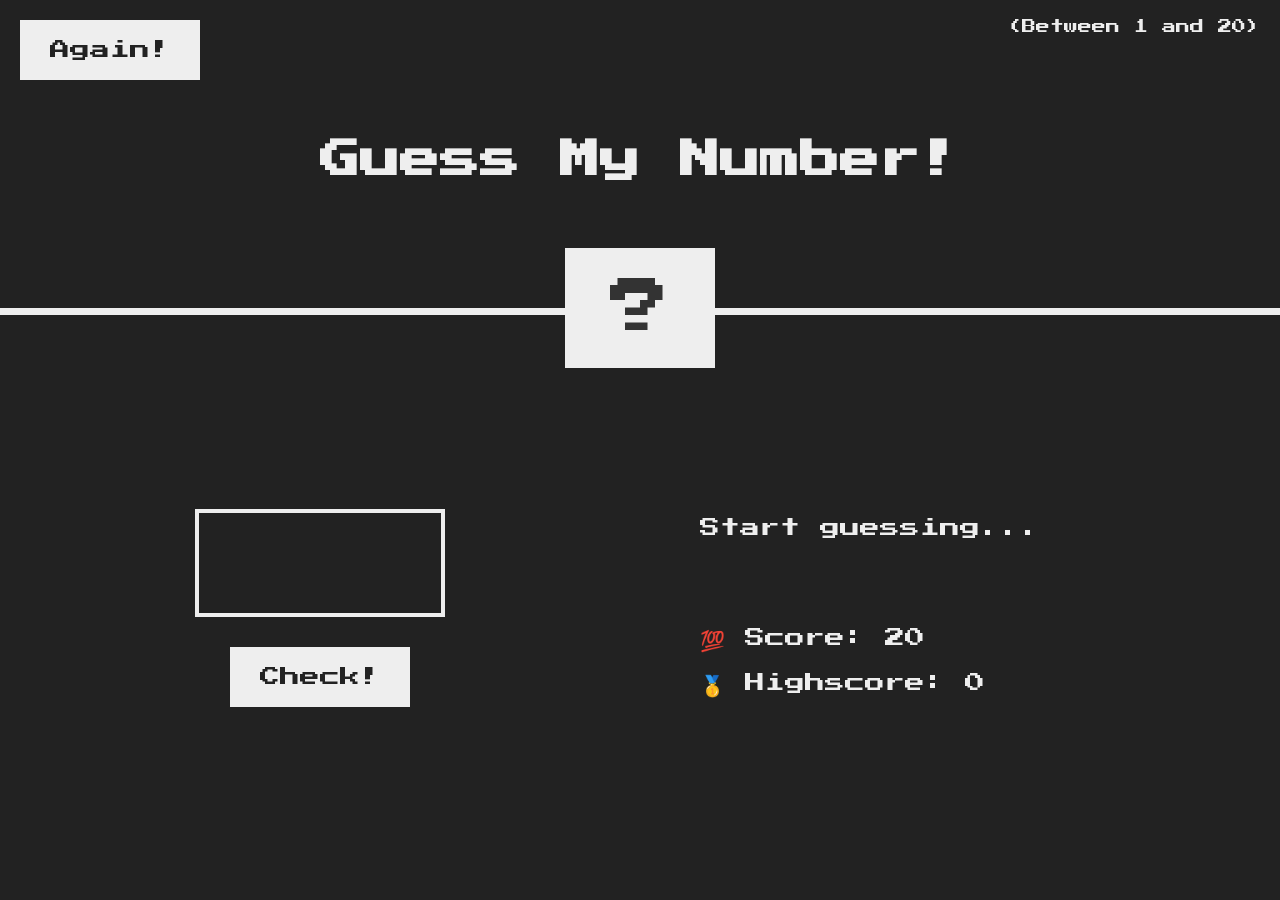
<file: Guess My Number/index.html>
<!DOCTYPE html>
<html lang="en">
  <head>
    <meta charset="UTF-8" />
    <meta name="viewport" content="width=device-width, initial-scale=1.0" />
    <meta http-equiv="X-UA-Compatible" content="ie=edge" />
    <link rel="stylesheet" href="style.css" />
    <title>Guess My Number!</title>
  </head>
  <body>
    <header>
      <h1>Guess My Number!</h1>
      <p class="between">(Between 1 and 20)</p>
      <button class="btn again">Again!</button>
      <div class="number">?</div>
    </header>
    <main>
      <section class="left">
        <input type="number" class="guess" />
        <button class="btn check">Check!</button>
      </section>
      <section class="right">
        <p class="message">Start guessing...</p>
        <p class="label-score">💯 Score: <span class="score">20</span></p>
        <p class="label-highscore">
          🥇 Highscore: <span class="highscore">0</span>
        </p>
      </section>
    </main>
    <script src="script.js"></script>
  </body>
</html>
</file>
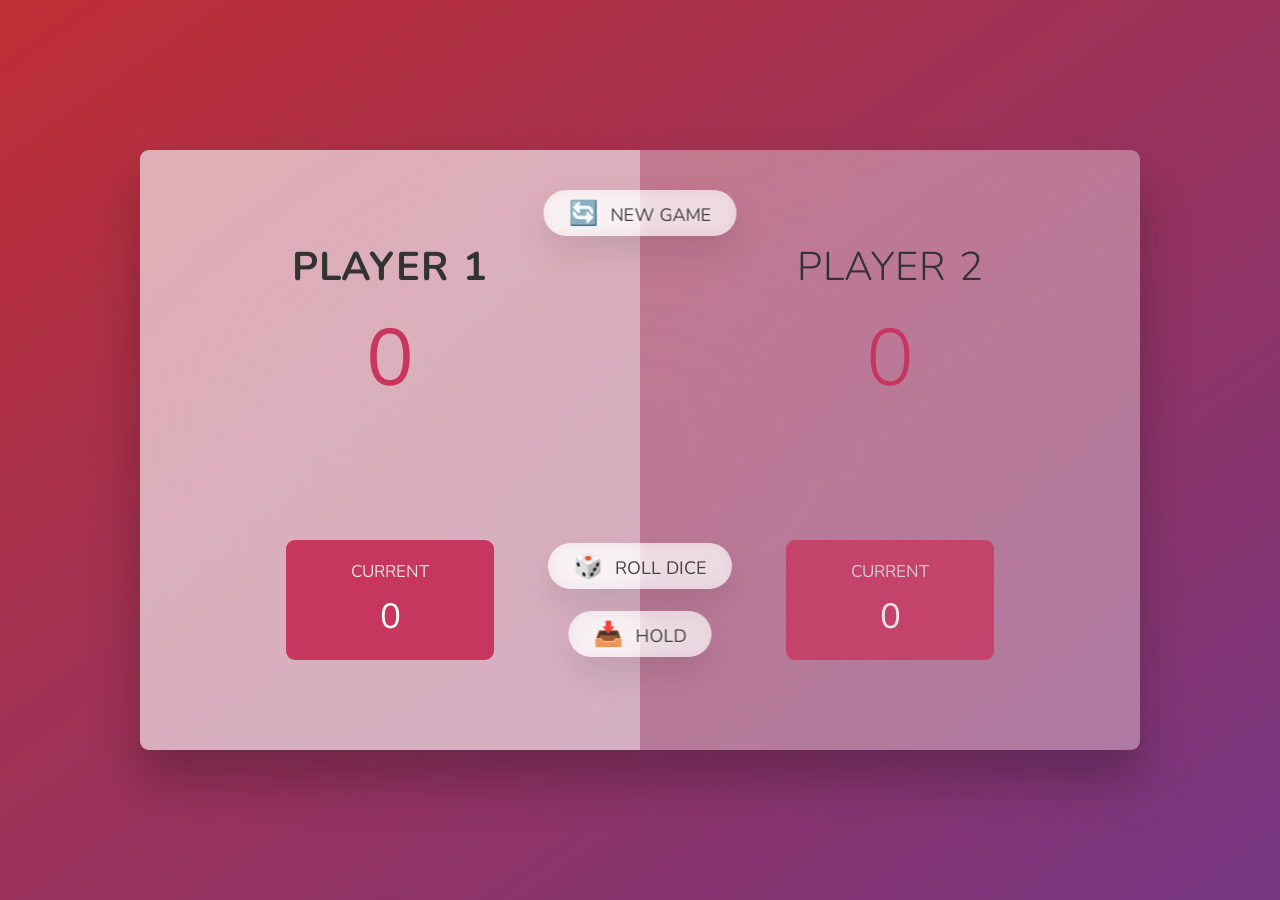
<file: Pig Game/index.html>
<!DOCTYPE html>
<html lang="en">
  <head>
    <meta charset="UTF-8" />
    <meta name="viewport" content="width=device-width, initial-scale=1.0" />
    <meta http-equiv="X-UA-Compatible" content="ie=edge" />
    <link rel="stylesheet" href="style.css" />
    <title>Pig Game</title>
  </head>
  <body>
    <main>
      <section class="player player--0 player--active">
        <h2 class="name" id="name--0">Player 1</h2>
        <p class="score" id="score--0">0</p>
        <div class="current">
          <p class="current-label">Current</p>
          <p class="current-score" id="current--0">0</p>
        </div>
      </section>
      <section class="player player--1">
        <h2 class="name" id="name--1">Player 2</h2>
        <p class="score" id="score--1">0</p>
        <div class="current">
          <p class="current-label">Current</p>
          <p class="current-score" id="current--1">0</p>
        </div>
      </section>

      <img src="dice-5.png" alt="Playing dice" class="dice" />
      <button class="btn btn--new">🔄 New game</button>
      <button class="btn btn--roll">🎲 Roll dice</button>
      <button class="btn btn--hold">📥 Hold</button>
    </main>
    <script src="script.js"></script>
  </body>
</html>
</file>
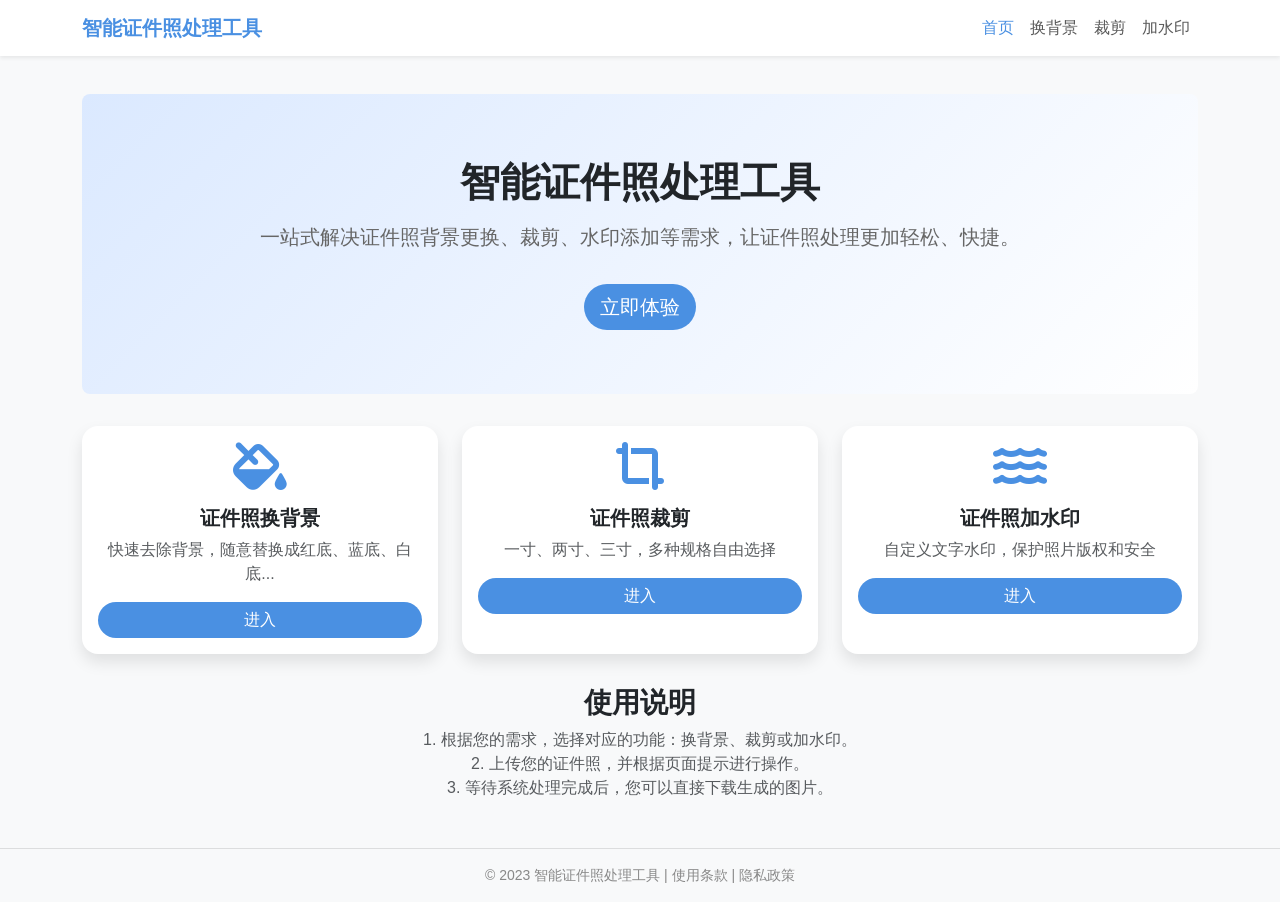
<file: V2.0/templates/index.html>
<!DOCTYPE html>
<html lang="zh-CN">
<head>
  <meta charset="UTF-8">
  <meta name="viewport" content="width=device-width, initial-scale=1.0">
  <title>智能证件照处理工具 - 首页</title>

  <!-- Bootstrap 5 CSS -->
  <link
    href="https://cdn.bootcdn.net/ajax/libs/twitter-bootstrap/5.1.3/css/bootstrap.min.css"
    rel="stylesheet"
  />

  <!-- 字体图标 -->
  <link
    href="https://cdnjs.cloudflare.com/ajax/libs/font-awesome/6.0.0/css/all.min.css"
    rel="stylesheet"
  />

  <style>
    :root {
      /* 统一定义一个品牌主色，可在此更改 */
      --brand-color: #4a90e2;
    }

    body {
      background-color: #f8f9fa;
      padding-top: 70px; /* 给固定导航栏留空间 */
      font-family: 'Helvetica Neue', Arial, sans-serif;
    }

    /* 顶部导航栏 */
    .navbar {
      background-color: #fff;
    }
    .navbar-brand {
      color: var(--brand-color) !important;
      font-weight: 600;
    }
    .navbar-nav .nav-link.active {
      color: var(--brand-color) !important;
      font-weight: 500;
    }

    /* 统一按钮样式 */
    .btn-custom {
      background-color: var(--brand-color);
      color: #fff;
      border: none;
      border-radius: 30px; /* 圆角按钮 */
      transition: background-color 0.3s;
    }
    .btn-custom:hover {
      background-color: #3f7ec7;
    }

    /* Hero Section：顶部大幅介绍区 */
    .hero-section {
      background: linear-gradient(135deg, #dbe9ff 0%, #ffffff 100%);
      padding: 4rem 1rem;
      text-align: center;
      border-radius: 0.5rem;
    }
    .hero-title {
      font-size: 2.5rem;
      font-weight: 700;
      margin-bottom: 1rem;
    }
    .hero-subtitle {
      font-size: 1.25rem;
      color: #666;
      margin-bottom: 2rem;
    }

    /* 卡片样式 */
    .function-card {
      border: none;
      border-radius: 1rem;
      box-shadow: 0 0.5rem 1rem rgba(0, 0, 0, 0.1);
      transition: transform 0.3s;
    }
    .function-card:hover {
      transform: translateY(-5px);
    }
    .function-card i {
      font-size: 3rem;
      color: var(--brand-color);
    }

    /* 底部信息 */
    .footer {
      text-align: center;
      font-size: 0.875rem;
      color: #888;
      margin: 2rem 0 1rem 0;
    }
    .footer a {
      color: #888;
      text-decoration: none;
    }
    .footer a:hover {
      text-decoration: underline;
    }
  </style>
</head>

<body>
  <!-- 固定顶部导航栏 -->
  <nav class="navbar navbar-expand-lg navbar-light shadow-sm fixed-top">
    <div class="container">
      <a class="navbar-brand" href="/">智能证件照处理工具</a>
      <button
        class="navbar-toggler"
        type="button"
        data-bs-toggle="collapse"
        data-bs-target="#navbarNav"
        aria-controls="navbarNav"
        aria-expanded="false"
        aria-label="切换导航"
      >
        <span class="navbar-toggler-icon"></span>
      </button>
      <div class="collapse navbar-collapse" id="navbarNav">
        <ul class="navbar-nav ms-auto">
          <li class="nav-item">
            <a class="nav-link active" href="/">首页</a>
          </li>
          <li class="nav-item">
            <a class="nav-link" href="/background">换背景</a>
          </li>
          <li class="nav-item">
            <a class="nav-link" href="/crop">裁剪</a>
          </li>
          <li class="nav-item">
            <a class="nav-link" href="/watermark">加水印</a>
          </li>
        </ul>
      </div>
    </div>
  </nav>

  <!-- Hero Section -->
  <div class="container mt-4">
    <div class="hero-section">
      <h1 class="hero-title">智能证件照处理工具</h1>
      <p class="hero-subtitle">
        一站式解决证件照背景更换、裁剪、水印添加等需求，让证件照处理更加轻松、快捷。
      </p>
      <a href="#functions" class="btn btn-custom btn-lg">立即体验</a>
    </div>
  </div>

  <!-- 功能卡片：使用 Bootstrap Grid 让卡片整齐排列 -->
  <div class="container" id="functions" style="margin-top: 2rem; margin-bottom: 2rem;">
    <div class="row row-cols-1 row-cols-md-3 g-4">
      <!-- 卡片1：证件照换背景 -->
      <div class="col">
        <div class="card function-card h-100 text-center">
          <div class="card-body">
            <i class="fas fa-fill-drip mb-3"></i>
            <h5 class="card-title fw-bold">证件照换背景</h5>
            <p class="card-text text-muted">快速去除背景，随意替换成红底、蓝底、白底...</p>
            <a href="/background" class="btn btn-custom w-100">进入</a>
          </div>
        </div>
      </div>
      <!-- 卡片2：证件照裁剪 -->
      <div class="col">
        <div class="card function-card h-100 text-center">
          <div class="card-body">
            <i class="fas fa-crop-alt mb-3"></i>
            <h5 class="card-title fw-bold">证件照裁剪</h5>
            <p class="card-text text-muted">一寸、两寸、三寸，多种规格自由选择</p>
            <a href="/crop" class="btn btn-custom w-100">进入</a>
          </div>
        </div>
      </div>
      <!-- 卡片3：证件照加水印 -->
      <div class="col">
        <div class="card function-card h-100 text-center">
          <div class="card-body">
            <i class="fas fa-water mb-3"></i>
            <h5 class="card-title fw-bold">证件照加水印</h5>
            <p class="card-text text-muted">自定义文字水印，保护照片版权和安全</p>
            <a href="/watermark" class="btn btn-custom w-100">进入</a>
          </div>
        </div>
      </div>
    </div>
  </div>

  <!-- 使用说明或其他介绍 -->
  <div class="container">
    <div class="row">
      <div class="col-12 col-md-8 mx-auto text-center">
        <h3 class="fw-bold">使用说明</h3>
        <p class="text-muted">
          1. 根据您的需求，选择对应的功能：换背景、裁剪或加水印。<br>
          2. 上传您的证件照，并根据页面提示进行操作。<br>
          3. 等待系统处理完成后，您可以直接下载生成的图片。
        </p>
      </div>
    </div>
  </div>

  <!-- 底部信息 -->
  <div class="footer">
    <hr>
    <p>
      © 2023 智能证件照处理工具 |
      <a href="#">使用条款</a> |
      <a href="#">隐私政策</a>
    </p>
  </div>

  <script
    src="https://cdn.bootcdn.net/ajax/libs/bootstrap/5.1.3/js/bootstrap.bundle.min.js"
  ></script>
</body>
</html>
</file>
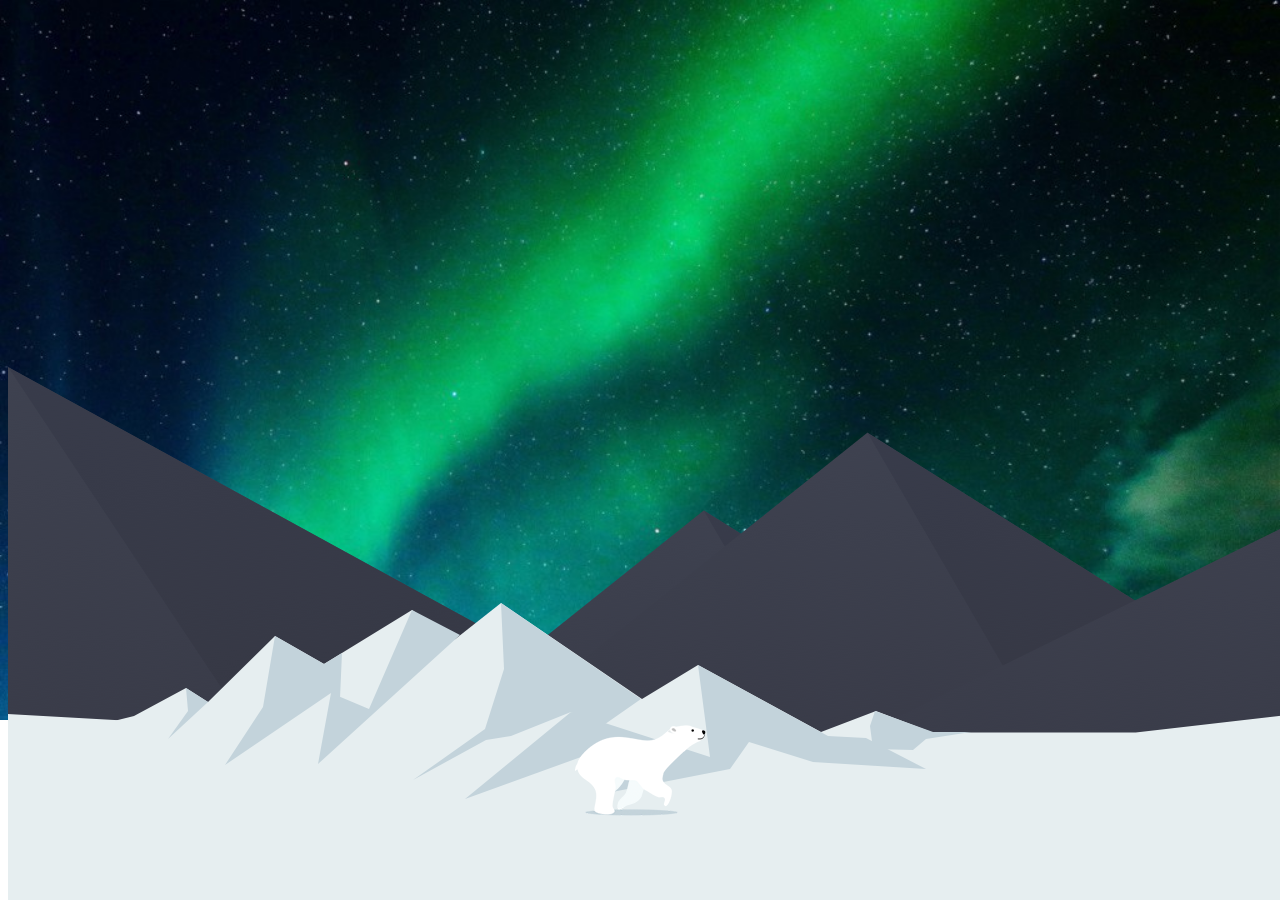
<file: Running Bear/奔跑的熊大.html>
<!DOCTYPE html>
<html lang="en">

<head>
    <meta charset="UTF-8">
    <meta name="viewport" content="width=device-width, initial-scale=1.0">
    <title>Runing Bear</title>
    <style>
        body {
            background: url(light.jpg) no-repeat;
            background-size: cover;
        }

        .bear {
            position: absolute;
            top: 80%;
            width: 200px;
            height: 100px;
            background: url(bear.png) no-repeat;
            animation: run 1s steps(8) infinite, move 3s linear forwards;
        }

        @keyframes move {
            0% {
                left: 0;
            }

            100% {
                left: 50%;
                transform: translate(-50%);
            }
        }

        @keyframes run {
            0% {}

            100% {
                background-position: -1600px 0;
            }
        }

        .blackmountain {
            position: absolute;
            top: 100%;
            transform: translate(0, -100%);
            width: 200%;
            height: 569px;
            /* border: 1px solid blue; */
            background: url(bg2.png) repeat;
            animation: bg_move 8s linear 3s infinite backwards;
            background-size: cover;
        }

        .whitemountain {
            position: absolute;
            top: 100%;
            transform: translate(0, -100%);
            width: 200%;
            height: 336px;
            /* border: 1px solid blue; */
            background: url(bg1.png) repeat;
            animation: bg_move 8s linear 3s infinite backwards;
            background-size: cover;
        }

        @keyframes bg_move {
            0% {}

            100% {
                background-position-x: 100%;
            }
        }
    </style>
</head>

<body>
    <div class="blackmountain"></div>
    <div class="whitemountain"></div>

    <div class="bear"></div>
</body>

</html>
</file>
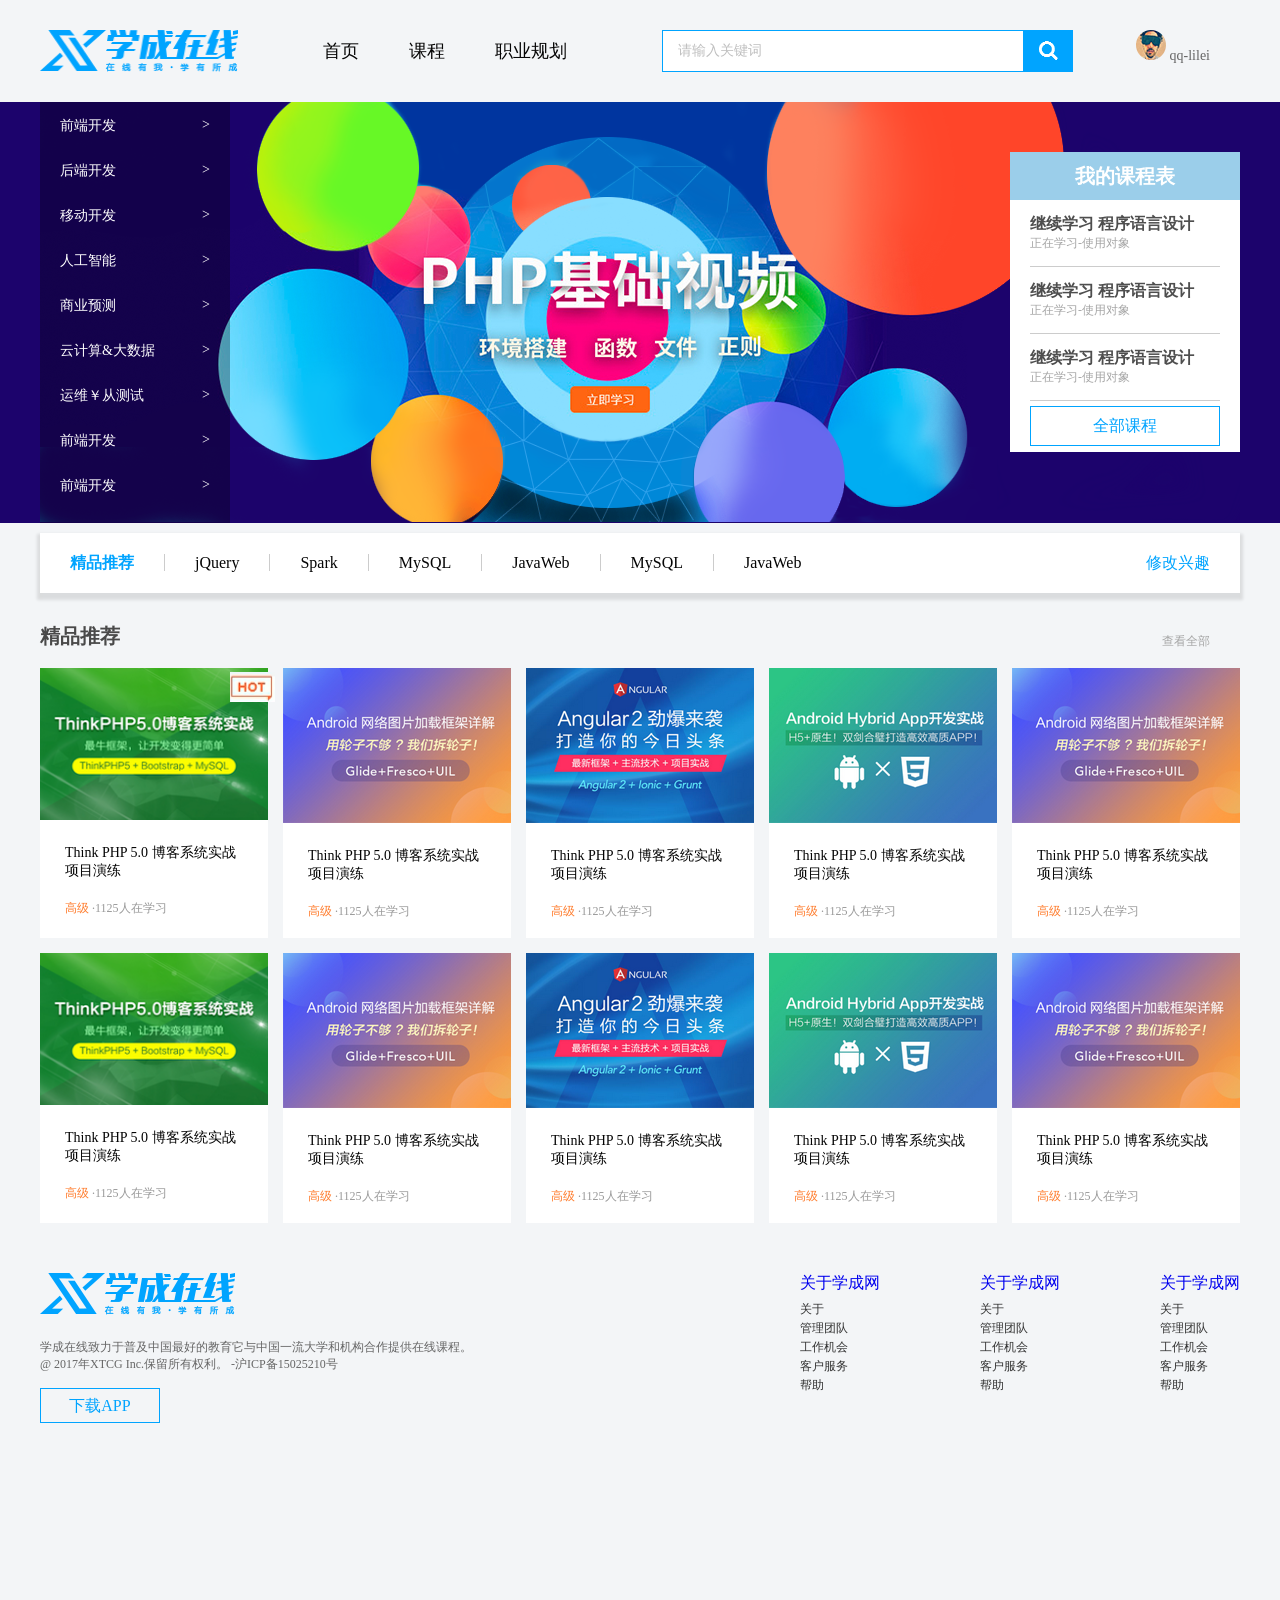
<file: 学成在线/学成在线.html>
<!DOCTYPE html>
<html lang="en">

<head>
    <meta charset="UTF-8">
    <meta name="viewport" content="width=device-width, initial-scale=1.0">
    <title>学成在线</title>
    <link rel="stylesheet" href="style.css">
</head>

<body>
    <!-- header -->
    <div class="header w">
        <!-- logo -->
        <div class="logo"><img src="images/logo.png" width="198px" height="42px"></div>
        <!-- 导航栏 nav -->
        <div class="nav">
            <ul>
                <li><a href="#">首页</a></li>
                <li><a href="#">课程</a></li>
                <li><a href="#">职业规划</a></li>
            </ul>
        </div>
        <!-- 搜索模块 -->
        <div class="search">
            <input type="text" value="请输入关键词">
            <button></button>
        </div>
        <!-- 用户模块 -->
        <div class="user">
            <img src="images/user.png">
            qq-lilei
        </div>
    </div>
    <!-- banner start-->
    <div class="banner">
        <!-- 版心 -->
        <div class="w">
            <!-- 侧导航栏 -->
            <div class="subnav">
                <ul>
                    <li><a href="#">前端开发<span>&gt</span></a></li>
                    <li><a href="#">后端开发<span>&gt</span></a></li>
                    <li><a href="#">移动开发<span>&gt</span></a></li>
                    <li><a href="#">人工智能<span>&gt</span></a></li>
                    <li><a href="#">商业预测<span>&gt</span></a></li>
                    <li><a href="#">云计算&大数据<span>&gt</span></a></li>
                    <li><a href="#">运维￥从测试<span>&gt</span></a></li>
                    <li><a href="#">前端开发<span>&gt</span></a></li>
                    <li><a href="#">前端开发<span>&gt</span></a></li>
                </ul>
            </div>
            <!-- 课程表 -->
            <div class="course">
                <h2>我的课程表</h2>
                <div class="bd">
                    <ul>
                        <li>
                            <h4>继续学习 程序语言设计</h4>
                            <p>正在学习-使用对象</p>
                        </li>
                        <li>
                            <h4>继续学习 程序语言设计</h4>
                            <p>正在学习-使用对象</p>
                        </li>
                        <li>
                            <h4>继续学习 程序语言设计</h4>
                            <p>正在学习-使用对象</p>
                        </li>
                    </ul>
                    <a href="#" class="more">全部课程</a>
                </div>
            </div>
        </div>
    </div>
    <!-- banner end -->
    <!-- 精品推荐模块 start -->
    <div class="goods w">
        <h3>精品推荐</h3>
        <ul>
            <li><a href="#">jQuery</a></li>
            <li><a href="#">Spark</a></li>
            <li><a href="#">MySQL</a></li>
            <li><a href="#">JavaWeb</a></li>
            <li><a href="#">MySQL</a></li>
            <li><a href="#">JavaWeb</a></li>
        </ul>
        <div class="mod"><a href="#">修改兴趣</a></div>
    </div>
    <div class="box w">
        <div class="box-hd">
            <h3>精品推荐</h3>
            <a href="#">查看全部</a>
        </div>
        <div class="box-bd">
            <ul class="clearfix">
                <li>
                    <em>
                        <img src="images/hot.png" alt="">
                    </em>
                    <img src="images/pic.png">
                    <h4>Think PHP 5.0 博客系统实战项目演练</h4>
                    <div class="info">
                        <span>高级</span>
                        ·1125人在学习
                    </div>
                </li>
                <li>
                    <img src="images/class2.png">
                    <h4>Think PHP 5.0 博客系统实战项目演练</h4>
                    <div class="info">
                        <span>高级</span>
                        ·1125人在学习
                    </div>
                </li>
                <li>
                    <img src="images/class3.png">
                    <h4>Think PHP 5.0 博客系统实战项目演练</h4>
                    <div class="info">
                        <span>高级</span>
                        ·1125人在学习
                    </div>
                </li>
                <li>
                    <img src="images/class4.png">
                    <h4>Think PHP 5.0 博客系统实战项目演练</h4>
                    <div class="info">
                        <span>高级</span>
                        ·1125人在学习
                    </div>
                </li>
                <li>
                    <img src="images/class2.png">
                    <h4>Think PHP 5.0 博客系统实战项目演练</h4>
                    <div class="info">
                        <span>高级</span>
                        ·1125人在学习
                    </div>
                </li>
                <li>
                    <img src="images/pic.png">
                    <h4>Think PHP 5.0 博客系统实战项目演练</h4>
                    <div class="info">
                        <span>高级</span>
                        ·1125人在学习
                    </div>
                </li>
                <li>
                    <img src="images/class2.png">
                    <h4>Think PHP 5.0 博客系统实战项目演练</h4>
                    <div class="info">
                        <span>高级</span>
                        ·1125人在学习
                    </div>
                </li>
                <li>
                    <img src="images/class3.png">
                    <h4>Think PHP 5.0 博客系统实战项目演练</h4>
                    <div class="info">
                        <span>高级</span>
                        ·1125人在学习
                    </div>
                </li>
                <li>
                    <img src="images/class4.png">
                    <h4>Think PHP 5.0 博客系统实战项目演练</h4>
                    <div class="info">
                        <span>高级</span>
                        ·1125人在学习
                    </div>
                </li>
                <li>
                    <img src="images/class2.png">
                    <h4>Think PHP 5.0 博客系统实战项目演练</h4>
                    <div class="info">
                        <span>高级</span>
                        ·1125人在学习
                    </div>
                </li>
            </ul>
        </div>
    </div>
    <!-- box end -->
    <!-- footer start -->
    <div class="footer">
        <div class="w">
            <div class="copyright">
                <img src="images/logo.png" alt="">
                <p>学成在线致力于普及中国最好的教育它与中国一流大学和机构合作提供在线课程。<br>
                    @ 2017年XTCG Inc.保留所有权利。 -沪ICP备15025210号
                </p>
                <a href="#" class="app">下载APP</a>
            </div>
            <div class="links">
                <dl>
                    <dt><a href="#">关于学成网</a></dt>
                    <dd><a href="#">关于</a></dd>
                    <dd><a href="#">管理团队</a></dd>
                    <dd><a href="#">工作机会</a></dd>
                    <dd><a href="#">客户服务</a></dd>
                    <dd><a href="#">帮助</a></dd>
                </dl>
                <dl>
                    <dt><a href="#">关于学成网</a></dt>
                    <dd><a href="#">关于</a></dd>
                    <dd><a href="#">管理团队</a></dd>
                    <dd><a href="#">工作机会</a></dd>
                    <dd><a href="#">客户服务</a></dd>
                    <dd><a href="#">帮助</a></dd>
                </dl>
                <dl>
                    <dt><a href="#">关于学成网</a></dt>
                    <dd><a href="#">关于</a></dd>
                    <dd><a href="#">管理团队</a></dd>
                    <dd><a href="#">工作机会</a></dd>
                    <dd><a href="#">客户服务</a></dd>
                    <dd><a href="#">帮助</a></dd>
                </dl>
            </div>
        </div>
    </div>
</body>

</html>
</file>
<file: Guess My Number/style.css>
@import url('https://fonts.googleapis.com/css?family=Press+Start+2P&display=swap');

* {
  margin: 0;
  padding: 0;
  box-sizing: inherit;
}

html {
  font-size: 62.5%;
  box-sizing: border-box;
}

body {
  font-family: 'Press Start 2P', sans-serif;
  color: #eee;
  background-color: #222;
  /* background-color: #60b347; */
}

/* LAYOUT */
header {
  position: relative;
  height: 35vh;
  border-bottom: 7px solid #eee;
}

main {
  height: 65vh;
  color: #eee;
  display: flex;
  align-items: center;
  justify-content: space-around;
}

.left {
  width: 52rem;
  display: flex;
  flex-direction: column;
  align-items: center;
}

.right {
  width: 52rem;
  font-size: 2rem;
}

/* ELEMENTS STYLE */
h1 {
  font-size: 4rem;
  text-align: center;
  position: absolute;
  width: 100%;
  top: 52%;
  left: 50%;
  transform: translate(-50%, -50%);
}

.number {
  background: #eee;
  color: #333;
  font-size: 6rem;
  width: 15rem;
  padding: 3rem 0rem;
  text-align: center;
  position: absolute;
  bottom: 0;
  left: 50%;
  transform: translate(-50%, 50%);
}

.between {
  font-size: 1.4rem;
  position: absolute;
  top: 2rem;
  right: 2rem;
}

.again {
  position: absolute;
  top: 2rem;
  left: 2rem;
}

.guess {
  background: none;
  border: 4px solid #eee;
  font-family: inherit;
  color: inherit;
  font-size: 5rem;
  padding: 2.5rem;
  width: 25rem;
  text-align: center;
  display: block;
  margin-bottom: 3rem;
}

.btn {
  border: none;
  background-color: #eee;
  color: #222;
  font-size: 2rem;
  font-family: inherit;
  padding: 2rem 3rem;
  cursor: pointer;
}

.btn:hover {
  background-color: #ccc;
}

.message {
  margin-bottom: 8rem;
  height: 3rem;
}

.label-score {
  margin-bottom: 2rem;
}
</file>
<file: Pig Game/style.css>
@import url('https://fonts.googleapis.com/css2?family=Nunito&display=swap');

* {
  margin: 0;
  padding: 0;
  box-sizing: inherit;
}

html {
  font-size: 62.5%;
  box-sizing: border-box;
}

body {
  font-family: 'Nunito', sans-serif;
  font-weight: 400;
  height: 100vh;
  color: #333;
  background-image: linear-gradient(to top left, #753682 0%, #bf2e34 100%);
  display: flex;
  align-items: center;
  justify-content: center;
}

/* LAYOUT */
main {
  position: relative;
  width: 100rem;
  height: 60rem;
  background-color: rgba(255, 255, 255, 0.35);
  backdrop-filter: blur(200px);
  filter: blur();
  box-shadow: 0 3rem 5rem rgba(0, 0, 0, 0.25);
  border-radius: 9px;
  overflow: hidden;
  display: flex;
}

.player {
  flex: 50%;
  padding: 9rem;
  display: flex;
  flex-direction: column;
  align-items: center;
  transition: all 0.75s;
}

/* ELEMENTS */
.name {
  position: relative;
  font-size: 4rem;
  text-transform: uppercase;
  letter-spacing: 1px;
  word-spacing: 2px;
  font-weight: 300;
  margin-bottom: 1rem;
}

.score {
  font-size: 8rem;
  font-weight: 300;
  color: #c7365f;
  margin-bottom: auto;
}

.player--active {
  background-color: rgba(255, 255, 255, 0.4);
}
.player--active .name {
  font-weight: 700;
}
.player--active .score {
  font-weight: 400;
}

.player--active .current {
  opacity: 1;
}

.current {
  background-color: #c7365f;
  opacity: 0.8;
  border-radius: 9px;
  color: #fff;
  width: 65%;
  padding: 2rem;
  text-align: center;
  transition: all 0.75s;
}

.current-label {
  text-transform: uppercase;
  margin-bottom: 1rem;
  font-size: 1.7rem;
  color: #ddd;
}

.current-score {
  font-size: 3.5rem;
}

/* ABSOLUTE POSITIONED ELEMENTS */
.btn {
  position: absolute;
  left: 50%;
  transform: translateX(-50%);
  color: #444;
  background: none;
  border: none;
  font-family: inherit;
  font-size: 1.8rem;
  text-transform: uppercase;
  cursor: pointer;
  font-weight: 400;
  transition: all 0.2s;

  background-color: white;
  background-color: rgba(255, 255, 255, 0.6);
  backdrop-filter: blur(10px);

  padding: 0.7rem 2.5rem;
  border-radius: 50rem;
  box-shadow: 0 1.75rem 3.5rem rgba(0, 0, 0, 0.1);
}

.btn::first-letter {
  font-size: 2.4rem;
  display: inline-block;
  margin-right: 0.7rem;
}

.btn--new {
  top: 4rem;
}
.btn--roll {
  top: 39.3rem;
}
.btn--hold {
  top: 46.1rem;
}

.btn:active {
  transform: translate(-50%, 3px);
  box-shadow: 0 1rem 2rem rgba(0, 0, 0, 0.15);
}

.btn:focus {
  outline: none;
}

.dice {
  position: absolute;
  left: 50%;
  top: 16.5rem;
  transform: translateX(-50%);
  height: 10rem;
  box-shadow: 0 2rem 5rem rgba(0, 0, 0, 0.2);
}

.player--winner {
  background-color: #2f2f2f;
}

.player--winner .name {
  font-weight: 700;
  color: #c7365f;
}

.hidden {
  display: none;
}
</file>
<file: 学成在线/style.css>
* {
    padding: 0;
    margin: 0;
}

/* 版心直接调用即可 */
.w {
    width: 1200px;
    margin: auto;
}

body {
    background-color: #f3f5f7;
    /* height: 3000px; */
}

li {
    list-style: none;
}

a {
    text-decoration: none;
}

.clearfix:before,
.clearfix:after {
    content: "";
    display: table;
}

.clearfix:after {
    clear: both;
}

.clearfix {
    *zoom: 1;
}

.header {
    height: 42px;
    margin: 30px auto;
}

.logo {
    width: 198px;
    height: 42px;
    float: left;
}

.nav {
    float: left;
    margin-left: 60px;
}

.nav li {
    float: left;
    margin: 0 15px;
}

a {
    text-decoration: none;
}

.nav ul li a {
    height: 42px;
    padding: 0 10px;
    display: block;
    line-height: 42px;
    font-size: 18px;
    color: #050505;
}

.nav ul li a:hover {
    border-bottom: 2px solid #00a4ff;
    color: #00a4ff;
}

.search {
    float: left;
    height: 42px;
    width: 412px;
    margin-left: 70px;
}

.search input {
    float: left;
    width: 345px;
    height: 40px;
    border: 1px solid #00a4ff;
    border-right: 0;
    color: #bfbfbf;
    font-size: 14px;
    padding-left: 15px;
}

.search button {
    float: left;
    width: 50px;
    height: 42px;
    border: 0;
    background-image: url(images/btn.png);
}

.user {
    float: right;
    line-height: 42px;
    margin-right: 30px;
    font-size: 14px;
    color: #666;
}

.banner {
    background-color: #1c036c;
    height: 421px;
}

.banner .w {
    height: 421px;
    background: url(images/banner.png) no-repeat top center;
}

.subnav {
    float: left;
    width: 190px;
    height: 421px;
    background-color: rgba(0, 0, 0, 0.3);
}

.subnav ul li {
    height: 45px;
    line-height: 45px;
    padding: 0 20px;
}

.subnav ul li a {
    font-size: 14px;
    color: white;
}

.subnav ul li a span {
    float: right;
}

.subnav ul li a:hover {
    color: #00a4ff;
}

.course {
    float: right;
    height: 300px;
    width: 230px;
    background-color: white;
    margin-top: 50px;
}

.course h2 {
    height: 48px;
    line-height: 48px;
    width: 230px;
    background-color: #9bceea;
    color: white;
    text-align: center;
    font-size: 20px;
}

.bd {
    padding: 0 20px;
}

.bd ul li {
    border-bottom: 1px solid #ccc;
    padding: 14px 0;
}

.bd ul li h4 {
    font-size: 16px;
    color: #4e4e4e;
}

.bd ul li p {
    font-size: 12px;
    color: #a5a5a5;
}

.bd .more {
    display: block;
    height: 38px;
    border: 1px solid #00a4ff;
    text-align: center;
    line-height: 38px;
    color: #00a4ff;
    font-size: 16px;
    margin-top: 5px;
}

/* 精品推荐模块 */
.goods {
    background-color: white;
    height: 60px;
    line-height: 60px;
    box-shadow: 0 4px 3px 3px rgba(0, 0, 0, 0.1);
    margin-top: 10px;
}

.goods h3 {
    float: left;
    margin-left: 30px;
    font-size: 16px;
    color: #00a4ff;
}

.goods ul {
    margin-left: 30px;
    float: left;
}

.goods ul li {
    float: left;
}

.goods ul li a {
    padding: 0 30px;
    font-size: 16px;
    color: #050505;
    border-left: 1px solid #ccc;
}

.mod a {
    float: right;
    margin-right: 30px;
    font-size: 16px;
    color: #00a4ff;
}

.box {
    margin-top: 30px;
}

.box-hd {
    height: 45px;
}

.box-hd h3 {
    float: left;
    font-size: 20px;
    color: #494949;
}

.box-hd a {
    float: right;
    font-size: 12px;
    color: #a5a5a5;
    margin-top: 10px;
    margin-right: 30px;
}

.box-bd ul {
    width: 1225px;
}

.box-bd ul li {
    position: relative;
    float: left;
    height: 270px;
    width: 228px;
    background-color: #fff;
    margin-right: 15px;
    margin-bottom: 15px;
}

.box-bd ul li>img {
    width: 100%;
}

.box-bd ul li h4 {
    margin: 20px 20px 0 25px;
    font-size: 14px;
    color: #050505;
    font-weight: normal;
}

.box-bd ul li em {
    position: absolute;
    top: 4px;
    right: -7px;
}

.box-bd .info {
    font-size: 12px;
    margin: 20px 20px 0 25px;
    color: #999;
}

.info span {
    color: #ff7c2d;
}

.footer {
    /* background-color: pink; */
    height: 415px;
}

.footer .w {
    padding-top: 35px;
}

.copyright {
    float: left;
}

.copyright p {
    font-size: 12px;
    color: #666;
    margin-top: 20px;
    margin-bottom: 15px;
}

.copyright .app {
    display: block;
    width: 118px;
    height: 33px;
    line-height: 33px;
    text-align: center;
    font-size: 16px;
    color: #00a4ff;
    border: 1px solid #00a4ff;
}

.links {
    float: right;
}

.links dl {
    float: left;
    margin-left: 100px;
}

.links dl dt {
    font-size: 16px;
    color: #333;
    margin-bottom: 5px;
}

.links dl dd a {
    color: #333;
    font-size: 12px;
}
</file>
